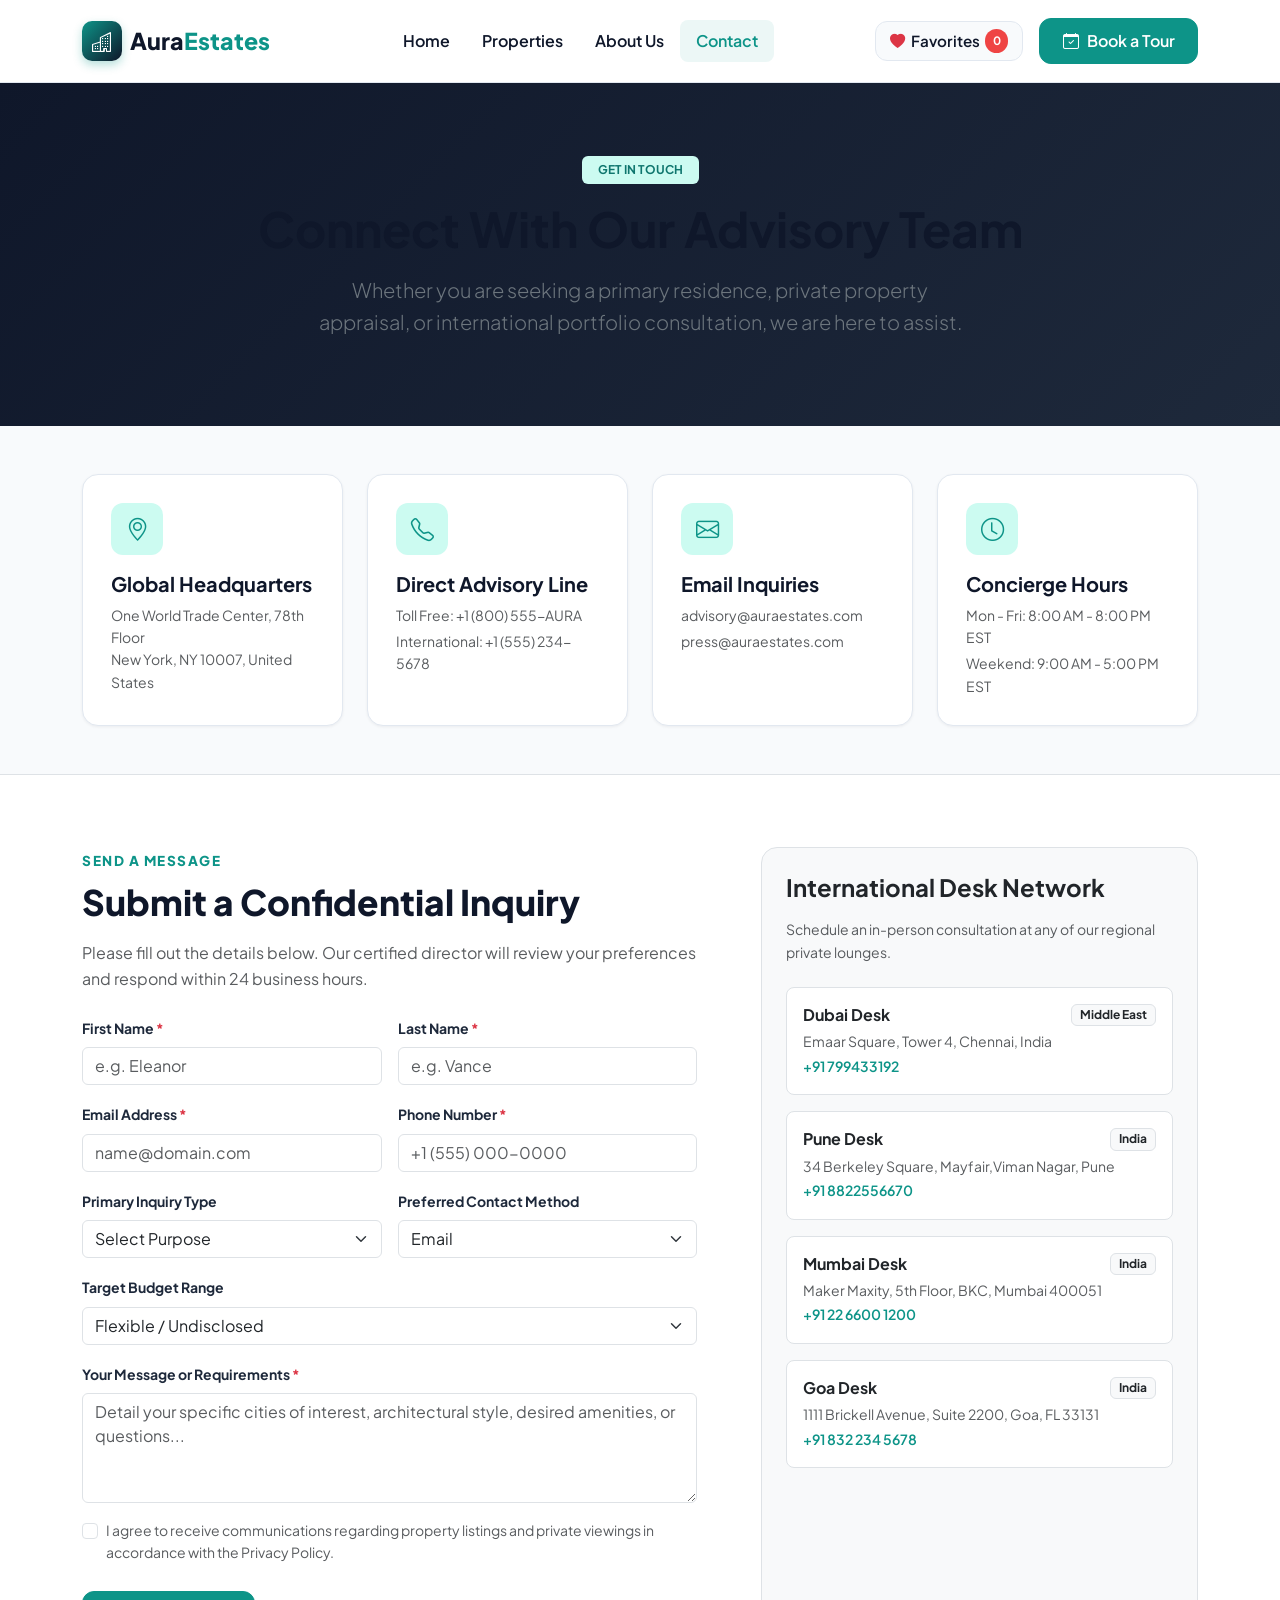
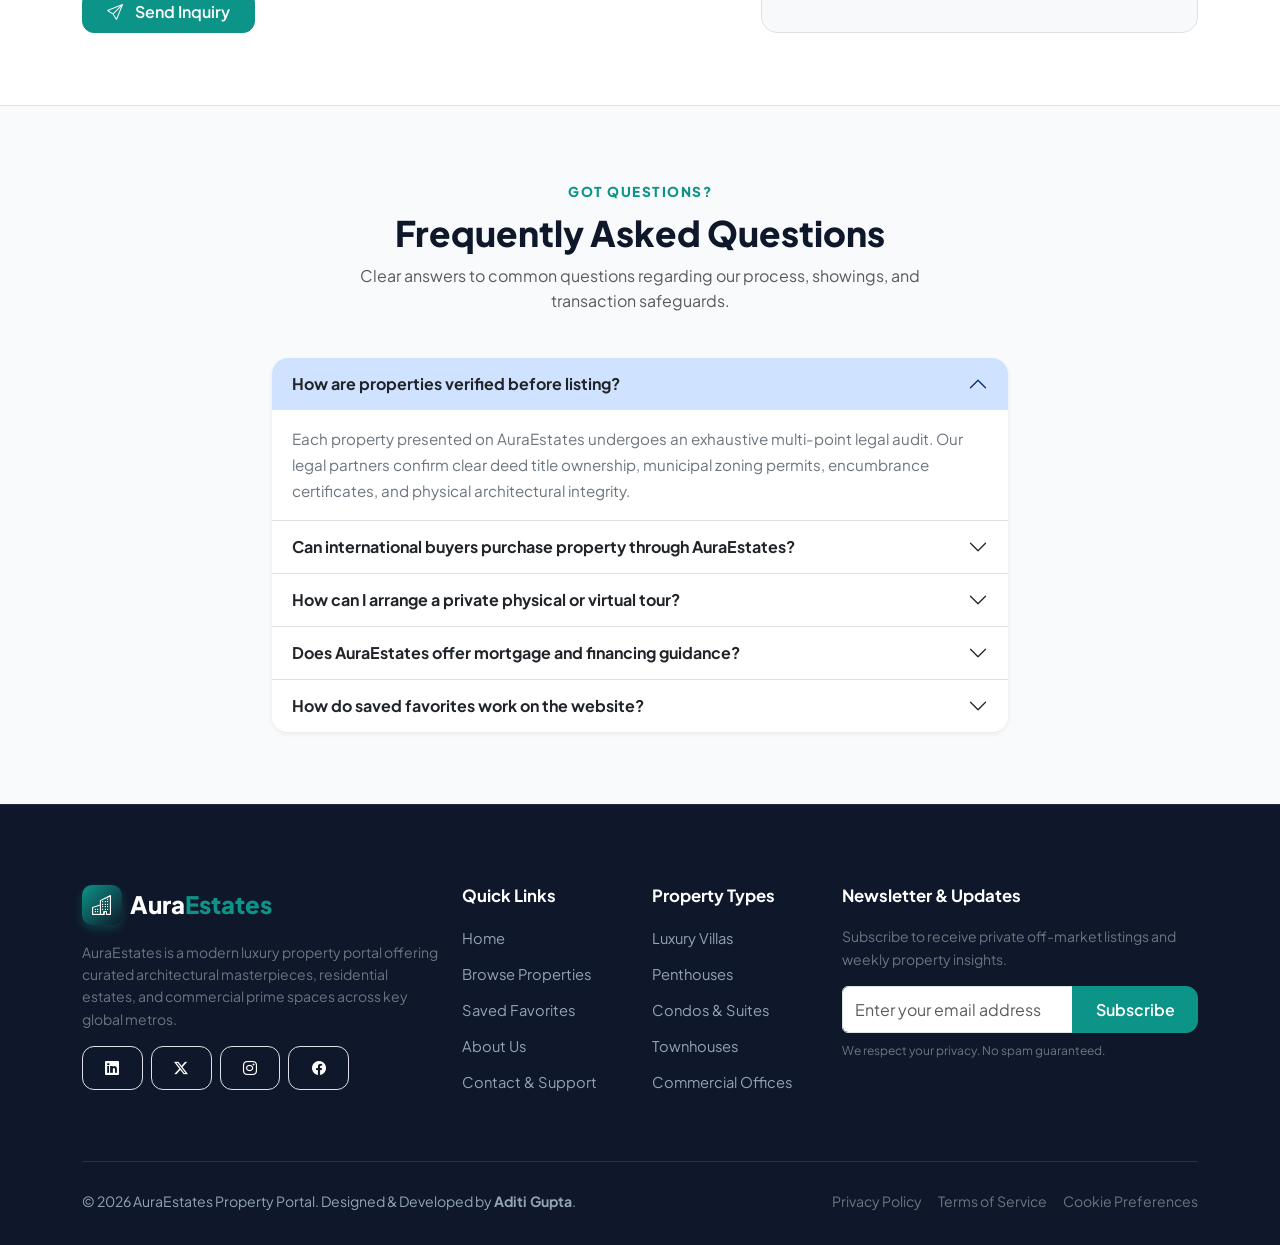
<file: contact.html>
<!DOCTYPE html>
<html lang="en">
<head>
  <meta charset="UTF-8">
  <meta name="viewport" content="width=device-width, initial-scale=1.0">
  <title>Contact & Inquiries | AuraEstates Luxury Portal</title>
  
  <!-- Favicon -->
  <link rel="icon" type="image/svg+xml" href="data:image/svg+xml,<svg xmlns='http://www.w3.org/2000/svg' viewBox='0 0 24 24' fill='%230d9488'><path d='M12 3L2 12h3v8h6v-6h2v6h6v-8h3L12 3z'/></svg>">

  <!-- Bootstrap 5 CSS -->
  <link href="https://cdn.jsdelivr.net/npm/bootstrap@5.3.3/dist/css/bootstrap.min.css" rel="stylesheet">
  <!-- Bootstrap Icons -->
  <link rel="stylesheet" href="https://cdn.jsdelivr.net/npm/bootstrap-icons@1.11.3/font/bootstrap-icons.min.css">
  <!-- Custom CSS -->
  <link rel="stylesheet" href="css/style.css">
</head>
<body>

  <!-- ================= Navigation Bar ================= -->
  <nav class="navbar navbar-expand-lg sticky-top main-navbar py-3">
    <div class="container">
      <a class="navbar-brand" href="index.html">
        <div class="brand-icon-box">
          <i class="bi bi-buildings"></i>
        </div>
        <span>Aura<span class="text-accent">Estates</span></span>
      </a>

      <button class="navbar-toggler border-0 shadow-none" type="button" data-bs-toggle="collapse" data-bs-target="#mainNav" aria-controls="mainNav" aria-expanded="false" aria-label="Toggle navigation">
        <i class="bi bi-list fs-1 text-dark"></i>
      </button>

      <div class="collapse navbar-collapse" id="mainNav">
        <ul class="navbar-nav mx-auto mb-2 mb-lg-0">
          <li class="nav-item">
            <a class="nav-link" href="index.html">Home</a>
          </li>
          <li class="nav-item">
            <a class="nav-link" href="properties.html">Properties</a>
          </li>
          <li class="nav-item">
            <a class="nav-link" href="about.html">About Us</a>
          </li>
          <li class="nav-item">
            <a class="nav-link active" href="contact.html">Contact</a>
          </li>
        </ul>

        <div class="d-flex align-items-center gap-3">
          <a href="favorites.html" class="nav-favorite-btn" title="View Saved Properties">
            <i class="bi bi-heart-fill text-danger"></i>
            <span>Favorites</span>
            <span class="badge-counter favorites-badge-count">0</span>
          </a>
          <a href="contact.html" class="btn btn-primary d-none d-sm-inline-flex">
            <i class="bi bi-calendar-check"></i> Book a Tour
          </a>
        </div>
      </div>
    </div>
  </nav>

  <!-- ================= Page Header ================= -->
  <header class="py-5" style="background: linear-gradient(135deg, #0f172a 0%, #1e293b 100%); color: #ffffff;">
    <div class="container py-4 text-center">
      <span class="badge bg-accent-light px-3 py-2 text-uppercase letter-spacing-1 fw-bold mb-3">Get in Touch</span>
      <h1 class="display-5 fw-bold mb-3">Connect With Our Advisory Team</h1>
      <p class="text-secondary mx-auto lead" style="max-width: 650px;">
        Whether you are seeking a primary residence, private property appraisal, or international portfolio consultation, we are here to assist.
      </p>
    </div>
  </header>

  <!-- ================= Contact Cards Strip ================= -->
  <section class="py-5">
    <div class="container">
      <div class="row g-4">
        <div class="col-md-6 col-lg-3">
          <div class="contact-info-card">
            <div class="contact-info-icon">
              <i class="bi bi-geo-alt"></i>
            </div>
            <h5 class="fw-bold mb-2">Global Headquarters</h5>
            <p class="text-muted small mb-0">
              One World Trade Center, 78th Floor<br>
              New York, NY 10007, United States
            </p>
          </div>
        </div>

        <div class="col-md-6 col-lg-3">
          <div class="contact-info-card">
            <div class="contact-info-icon">
              <i class="bi bi-telephone"></i>
            </div>
            <h5 class="fw-bold mb-2">Direct Advisory Line</h5>
            <p class="text-muted small mb-1">Toll Free: +1 (800) 555-AURA</p>
            <p class="text-muted small mb-0">International: +1 (555) 234-5678</p>
          </div>
        </div>

        <div class="col-md-6 col-lg-3">
          <div class="contact-info-card">
            <div class="contact-info-icon">
              <i class="bi bi-envelope"></i>
            </div>
            <h5 class="fw-bold mb-2">Email Inquiries</h5>
            <p class="text-muted small mb-1">advisory@auraestates.com</p>
            <p class="text-muted small mb-0">press@auraestates.com</p>
          </div>
        </div>

        <div class="col-md-6 col-lg-3">
          <div class="contact-info-card">
            <div class="contact-info-icon">
              <i class="bi bi-clock"></i>
            </div>
            <h5 class="fw-bold mb-2">Concierge Hours</h5>
            <p class="text-muted small mb-1">Mon - Fri: 8:00 AM - 8:00 PM EST</p>
            <p class="text-muted small mb-0">Weekend: 9:00 AM - 5:00 PM EST</p>
          </div>
        </div>
      </div>
    </div>
  </section>

  <!-- ================= Contact Form & Office Locations ================= -->
  <section class="py-5 bg-white border-top border-bottom">
    <div class="container py-4">
      <div class="row g-5">

        <!-- Form Column -->
        <div class="col-lg-7">
          <div class="pe-lg-3">
            <span class="section-subtitle">Send a Message</span>
            <h2 class="section-title mb-3">Submit a Confidential Inquiry</h2>
            <p class="text-muted mb-4">
              Please fill out the details below. Our certified director will review your preferences and respond within 24 business hours.
            </p>

            <form class="needs-validation" data-form-type="contact" novalidate>
              <div class="row g-3">
                <div class="col-md-6">
                  <label class="form-label small fw-bold">First Name <span class="text-danger">*</span></label>
                  <input type="text" class="form-control" placeholder="e.g. Eleanor" required>
                  <div class="invalid-feedback">Please enter your first name.</div>
                </div>

                <div class="col-md-6">
                  <label class="form-label small fw-bold">Last Name <span class="text-danger">*</span></label>
                  <input type="text" class="form-control" placeholder="e.g. Vance" required>
                  <div class="invalid-feedback">Please enter your last name.</div>
                </div>

                <div class="col-md-6">
                  <label class="form-label small fw-bold">Email Address <span class="text-danger">*</span></label>
                  <input type="email" class="form-control" placeholder="name@domain.com" required>
                  <div class="invalid-feedback">A valid email address is required.</div>
                </div>

                <div class="col-md-6">
                  <label class="form-label small fw-bold">Phone Number <span class="text-danger">*</span></label>
                  <input type="tel" class="form-control" placeholder="+1 (555) 000-0000" required>
                  <div class="invalid-feedback">Please provide your contact number.</div>
                </div>

                <div class="col-md-6">
                  <label class="form-label small fw-bold">Primary Inquiry Type</label>
                  <select class="form-select" required>
                    <option value="">Select Purpose</option>
                    <option value="buy">Buying a Luxury Property</option>
                    <option value="rent">Renting an Executive Residence</option>
                    <option value="sell">Listing / Selling a Property</option>
                    <option value="commercial">Commercial Space Advisory</option>
                    <option value="general">General Partnership / Press</option>
                  </select>
                  <div class="invalid-feedback">Please select an inquiry type.</div>
                </div>

                <div class="col-md-6">
                  <label class="form-label small fw-bold">Preferred Contact Method</label>
                  <select class="form-select">
                    <option value="email">Email</option>
                    <option value="phone">Phone Call</option>
                    <option value="whatsapp">WhatsApp</option>
                  </select>
                </div>

                <div class="col-12">
                  <label class="form-label small fw-bold">Target Budget Range</label>
                  <select class="form-select">
                    <option value="any">Flexible / Undisclosed</option>
                    <option value="1m-2.5m">Rs.1,000,000 - Rs.2,500,000</option>
                    <option value="2.5m-5m">Rs.2,500,000 - Rs.5,000,000</option>
                    <option value="5m+">Rs.5,000,000 and above</option>
                    <option value="rental">Monthly Rental (Rs.5,000 - Rs.25,000/mo)</option>
                  </select>
                </div>

                <div class="col-12">
                  <label class="form-label small fw-bold">Your Message or Requirements <span class="text-danger">*</span></label>
                  <textarea class="form-control" rows="4" placeholder="Detail your specific cities of interest, architectural style, desired amenities, or questions..." required></textarea>
                  <div class="invalid-feedback">Please describe your message or requirements.</div>
                </div>

                <div class="col-12">
                  <div class="form-check">
                    <input class="form-check-input" type="checkbox" id="consentCheck" required>
                    <label class="form-check-label small text-muted" for="consentCheck">
                      I agree to receive communications regarding property listings and private viewings in accordance with the Privacy Policy.
                    </label>
                    <div class="invalid-feedback">You must consent before submitting.</div>
                  </div>
                </div>

                <div class="col-12 pt-2">
                  <button type="submit" class="btn btn-primary px-4 py-2">
                    <i class="bi bi-send me-1"></i> Send Inquiry
                  </button>
                </div>
              </div>
            </form>
          </div>
        </div>

        <!-- Regional Offices Column -->
        <div class="col-lg-5">
          <div class="p-4 bg-light rounded-4 border h-100">
            <h4 class="fw-bold mb-3 text-dark">International Desk Network</h4>
            <p class="text-muted small mb-4">
              Schedule an in-person consultation at any of our regional private lounges.
            </p>

            <div class="d-flex flex-column gap-3">
              <div class="p-3 bg-white rounded-3 border">
                <div class="d-flex justify-content-between align-items-center mb-1">
                  <h6 class="fw-bold mb-0 text-dark">Dubai Desk</h6>
                  <span class="badge bg-light text-dark border">Middle East</span>
                </div>
                <p class="text-muted small mb-0">Emaar Square, Tower 4, Chennai, India</p>
                <small class="text-accent fw-semibold">+91 799433192</small>
              </div>

              <div class="p-3 bg-white rounded-3 border">
                <div class="d-flex justify-content-between align-items-center mb-1">
                  <h6 class="fw-bold mb-0 text-dark">Pune Desk</h6>
                  <span class="badge bg-light text-dark border">India</span>
                </div>
                <p class="text-muted small mb-0">34 Berkeley Square, Mayfair,Viman Nagar, Pune</p>
                <small class="text-accent fw-semibold">+91 8822556670</small>
              </div>

              <div class="p-3 bg-white rounded-3 border">
                <div class="d-flex justify-content-between align-items-center mb-1">
                  <h6 class="fw-bold mb-0 text-dark">Mumbai Desk</h6>
                  <span class="badge bg-light text-dark border">India</span>
                </div>
                <p class="text-muted small mb-0">Maker Maxity, 5th Floor, BKC, Mumbai 400051</p>
                <small class="text-accent fw-semibold">+91 22 6600 1200</small>
              </div>

              <div class="p-3 bg-white rounded-3 border">
                <div class="d-flex justify-content-between align-items-center mb-1">
                  <h6 class="fw-bold mb-0 text-dark">Goa Desk</h6>
                  <span class="badge bg-light text-dark border">India</span>
                </div>
                <p class="text-muted small mb-0">1111 Brickell Avenue, Suite 2200, Goa, FL 33131</p>
                <small class="text-accent fw-semibold">+91 832 234 5678</small>
              </div>
            </div>
          </div>
        </div>

      </div>
    </div>
  </section>

  <!-- ================= Frequently Asked Questions ================= -->
  <section class="py-5">
    <div class="container py-4">
      <div class="text-center section-header">
        <span class="section-subtitle">Got Questions?</span>
        <h2 class="section-title">Frequently Asked Questions</h2>
        <p class="text-muted mx-auto" style="max-width: 600px;">
          Clear answers to common questions regarding our process, showings, and transaction safeguards.
        </p>
      </div>

      <div class="row justify-content-center">
        <div class="col-lg-8">
          <div class="accordion shadow-sm rounded-4 overflow-hidden" id="faqAccordion">

            <div class="accordion-item border-0 border-bottom">
              <h2 class="accordion-header" id="faqOne">
                <button class="accordion-button fw-bold text-dark" type="button" data-bs-toggle="collapse" data-bs-target="#collapseOne" aria-expanded="true" aria-controls="collapseOne">
                  How are properties verified before listing?
                </button>
              </h2>
              <div id="collapseOne" class="accordion-collapse collapse show" aria-labelledby="faqOne" data-bs-parent="#faqAccordion">
                <div class="accordion-body text-secondary" style="font-size: 0.95rem; line-height: 1.7;">
                  Each property presented on AuraEstates undergoes an exhaustive multi-point legal audit. Our legal partners confirm clear deed title ownership, municipal zoning permits, encumbrance certificates, and physical architectural integrity.
                </div>
              </div>
            </div>

            <div class="accordion-item border-0 border-bottom">
              <h2 class="accordion-header" id="faqTwo">
                <button class="accordion-button collapsed fw-bold text-dark" type="button" data-bs-toggle="collapse" data-bs-target="#collapseTwo" aria-expanded="false" aria-controls="collapseTwo">
                  Can international buyers purchase property through AuraEstates?
                </button>
              </h2>
              <div id="collapseTwo" class="accordion-collapse collapse" aria-labelledby="faqTwo" data-bs-parent="#faqAccordion">
                <div class="accordion-body text-secondary" style="font-size: 0.95rem; line-height: 1.7;">
                  Yes. Over 40% of our transactions involve international clients. We coordinate with specialist cross-border legal counsels and tax authorities in jurisdictions such as the UAE (Golden Visa eligibility), the UK, and the US to make transactions seamless.
                </div>
              </div>
            </div>

            <div class="accordion-item border-0 border-bottom">
              <h2 class="accordion-header" id="faqThree">
                <button class="accordion-button collapsed fw-bold text-dark" type="button" data-bs-toggle="collapse" data-bs-target="#collapseThree" aria-expanded="false" aria-controls="collapseThree">
                  How can I arrange a private physical or virtual tour?
                </button>
              </h2>
              <div id="collapseThree" class="accordion-collapse collapse" aria-labelledby="faqThree" data-bs-parent="#faqAccordion">
                <div class="accordion-body text-secondary" style="font-size: 0.95rem; line-height: 1.7;">
                  You can click "Book a Tour" on any property details page, submit your preferred date, and our listing director will confirm the showing. For international buyers, we provide 4K live interactive video walkthroughs.
                </div>
              </div>
            </div>

            <div class="accordion-item border-0 border-bottom">
              <h2 class="accordion-header" id="faqFour">
                <button class="accordion-button collapsed fw-bold text-dark" type="button" data-bs-toggle="collapse" data-bs-target="#collapseFour" aria-expanded="false" aria-controls="collapseFour">
                  Does AuraEstates offer mortgage and financing guidance?
                </button>
              </h2>
              <div id="collapseFour" class="accordion-collapse collapse" aria-labelledby="faqFour" data-bs-parent="#faqAccordion">
                <div class="accordion-body text-secondary" style="font-size: 0.95rem; line-height: 1.7;">
                  Yes. Each listing includes an interactive mortgage calculator. Furthermore, our private banking affiliates offer bespoke private mortgage rates, jumbo loans, and structured cross-border financing.
                </div>
              </div>
            </div>

            <div class="accordion-item border-0">
              <h2 class="accordion-header" id="faqFive">
                <button class="accordion-button collapsed fw-bold text-dark" type="button" data-bs-toggle="collapse" data-bs-target="#collapseFive" aria-expanded="false" aria-controls="collapseFive">
                  How do saved favorites work on the website?
                </button>
              </h2>
              <div id="collapseFive" class="accordion-collapse collapse" aria-labelledby="faqFive" data-bs-parent="#faqAccordion">
                <div class="accordion-body text-secondary" style="font-size: 0.95rem; line-height: 1.7;">
                  Clicking the heart icon on any property saves it instantly into your browser's local storage. You can visit the Favorites page anytime to review, compare, or remove saved properties without creating an account.
                </div>
              </div>
            </div>

          </div>
        </div>
      </div>
    </div>
  </section>

  <!-- ================= Main Footer ================= -->
  <footer class="main-footer">
    <div class="container">
      <div class="row g-4">
        <div class="col-lg-4 col-md-6">
          <div class="footer-brand">
            <div class="brand-icon-box">
              <i class="bi bi-buildings"></i>
            </div>
            <span>Aura<span class="text-accent">Estates</span></span>
          </div>
          <p class="text-secondary small mb-3">
            AuraEstates is a modern luxury property portal offering curated architectural masterpieces, residential estates, and commercial prime spaces across key global metros.
          </p>
          <div class="d-flex gap-2">
            <a href="#" class="btn btn-sm btn-dark-navy border"><i class="bi bi-linkedin"></i></a>
            <a href="#" class="btn btn-sm btn-dark-navy border"><i class="bi bi-twitter-x"></i></a>
            <a href="#" class="btn btn-sm btn-dark-navy border"><i class="bi bi-instagram"></i></a>
            <a href="#" class="btn btn-sm btn-dark-navy border"><i class="bi bi-facebook"></i></a>
          </div>
        </div>

        <div class="col-lg-2 col-md-6 col-6">
          <h5 class="footer-title">Quick Links</h5>
          <ul class="footer-links">
            <li><a href="index.html">Home</a></li>
            <li><a href="properties.html">Browse Properties</a></li>
            <li><a href="favorites.html">Saved Favorites</a></li>
            <li><a href="about.html">About Us</a></li>
            <li><a href="contact.html">Contact & Support</a></li>
          </ul>
        </div>

        <div class="col-lg-2 col-md-6 col-6">
          <h5 class="footer-title">Property Types</h5>
          <ul class="footer-links">
            <li><a href="properties.html?type=Villa">Luxury Villas</a></li>
            <li><a href="properties.html?type=Penthouse">Penthouses</a></li>
            <li><a href="properties.html?type=Apartment">Condos & Suites</a></li>
            <li><a href="properties.html?type=Townhouse">Townhouses</a></li>
            <li><a href="properties.html?type=Commercial">Commercial Offices</a></li>
          </ul>
        </div>

        <div class="col-lg-4 col-md-6">
          <h5 class="footer-title">Newsletter & Updates</h5>
          <p class="text-secondary small mb-3">
            Subscribe to receive private off-market listings and weekly property insights.
          </p>
          <form class="needs-validation" data-form-type="newsletter" novalidate>
            <div class="input-group mb-2">
              <input type="email" class="form-control" placeholder="Enter your email address" required>
              <button class="btn btn-primary" type="submit">Subscribe</button>
            </div>
            <div class="form-text text-secondary" style="font-size: 0.75rem;">
              We respect your privacy. No spam guaranteed.
            </div>
          </form>
        </div>
      </div>

      <div class="footer-bottom d-flex flex-column flex-md-row justify-content-between align-items-center gap-2">
        <div>
          &copy; 2026 AuraEstates Property Portal. Designed & Developed by <strong>Aditi Gupta</strong>.
        </div>
        <div class="d-flex gap-3">
          <a href="#" class="text-secondary">Privacy Policy</a>
          <a href="#" class="text-secondary">Terms of Service</a>
          <a href="#" class="text-secondary">Cookie Preferences</a>
        </div>
      </div>
    </div>
  </footer>

  <!-- Bootstrap 5 JS Bundle -->
  <script src="https://cdn.jsdelivr.net/npm/bootstrap@5.3.3/dist/js/bootstrap.bundle.min.js"></script>
  <!-- Data & App Scripts -->
  <script src="js/data.js"></script>
  <script src="js/script.js"></script>
</body>
</html>
</file>
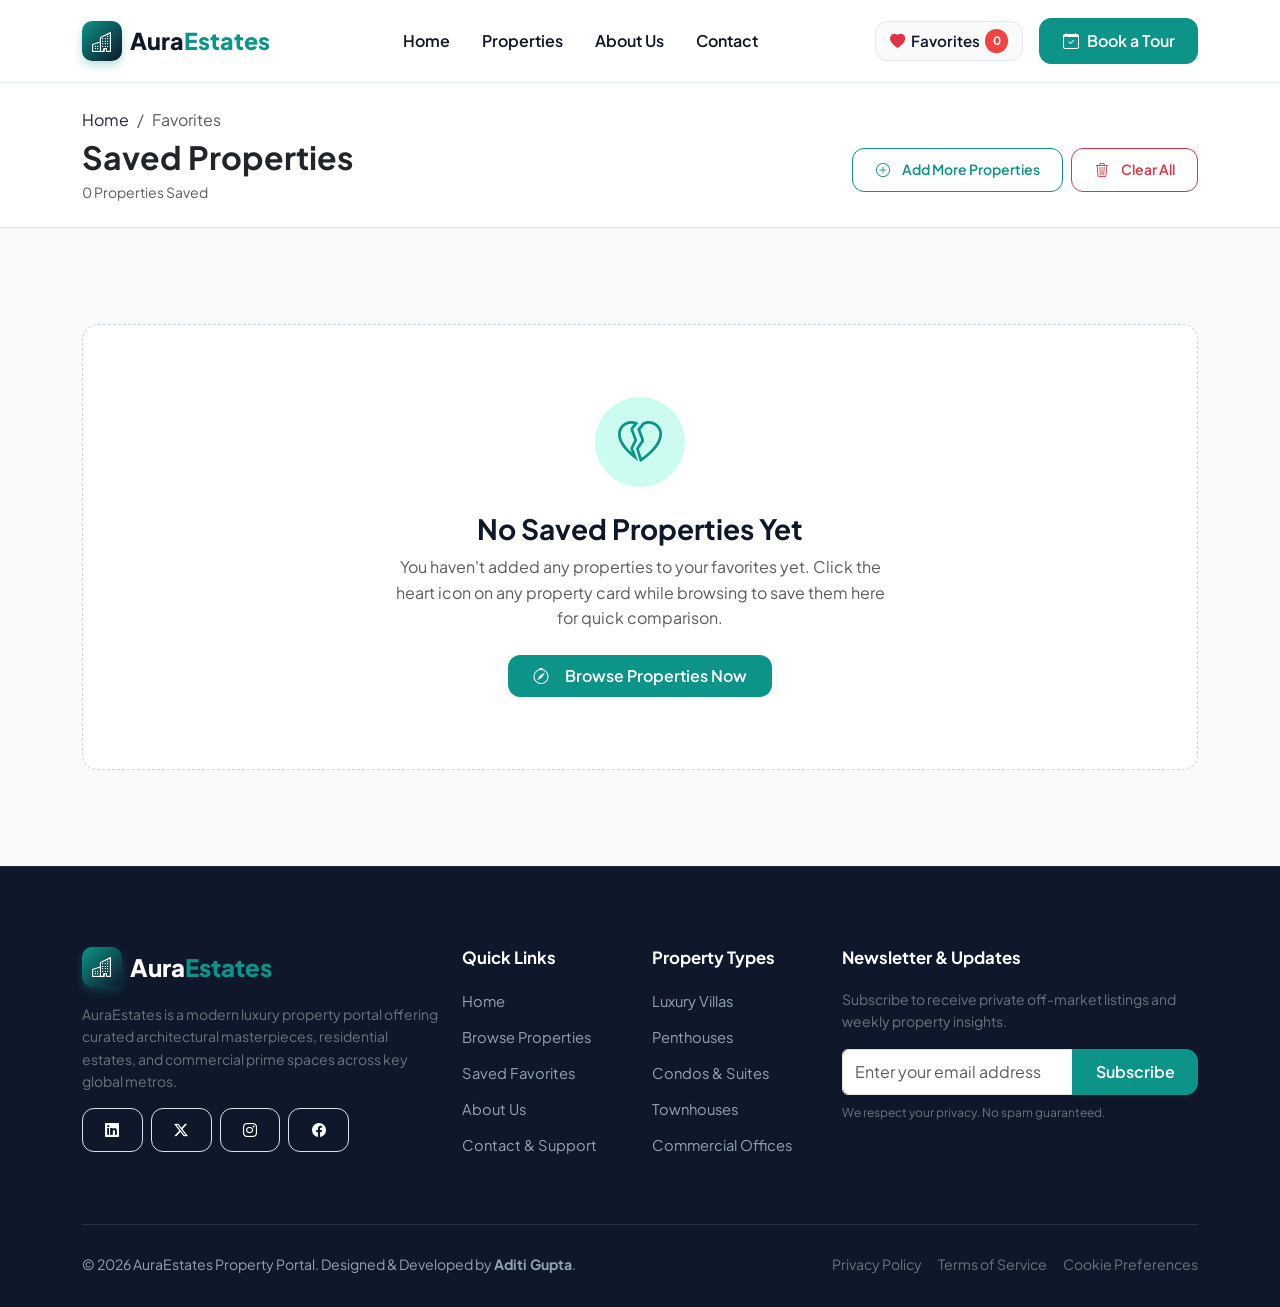
<file: favorites.html>
<!DOCTYPE html>
<html lang="en">
<head>
  <meta charset="UTF-8">
  <meta name="viewport" content="width=device-width, initial-scale=1.0">
  <title>Saved Favorites | AuraEstates Luxury Portal</title>
  
  <!-- Favicon -->
  <link rel="icon" type="image/svg+xml" href="data:image/svg+xml,<svg xmlns='http://www.w3.org/2000/svg' viewBox='0 0 24 24' fill='%230d9488'><path d='M12 3L2 12h3v8h6v-6h2v6h6v-8h3L12 3z'/></svg>">

  <!-- Bootstrap 5 CSS -->
  <link href="https://cdn.jsdelivr.net/npm/bootstrap@5.3.3/dist/css/bootstrap.min.css" rel="stylesheet">
  <!-- Bootstrap Icons -->
  <link rel="stylesheet" href="https://cdn.jsdelivr.net/npm/bootstrap-icons@1.11.3/font/bootstrap-icons.min.css">
  <!-- Custom CSS -->
  <link rel="stylesheet" href="css/style.css">
</head>
<body>

  <!-- ================= Navigation Bar ================= -->
  <nav class="navbar navbar-expand-lg sticky-top main-navbar py-3">
    <div class="container">
      <a class="navbar-brand" href="index.html">
        <div class="brand-icon-box">
          <i class="bi bi-buildings"></i>
        </div>
        <span>Aura<span class="text-accent">Estates</span></span>
      </a>

      <button class="navbar-toggler border-0 shadow-none" type="button" data-bs-toggle="collapse" data-bs-target="#mainNav" aria-controls="mainNav" aria-expanded="false" aria-label="Toggle navigation">
        <i class="bi bi-list fs-1 text-dark"></i>
      </button>

      <div class="collapse navbar-collapse" id="mainNav">
        <ul class="navbar-nav mx-auto mb-2 mb-lg-0">
          <li class="nav-item">
            <a class="nav-link" href="index.html">Home</a>
          </li>
          <li class="nav-item">
            <a class="nav-link" href="properties.html">Properties</a>
          </li>
          <li class="nav-item">
            <a class="nav-link" href="about.html">About Us</a>
          </li>
          <li class="nav-item">
            <a class="nav-link" href="contact.html">Contact</a>
          </li>
        </ul>

        <div class="d-flex align-items-center gap-3">
          <a href="favorites.html" class="nav-favorite-btn active" title="View Saved Properties">
            <i class="bi bi-heart-fill text-danger"></i>
            <span>Favorites</span>
            <span class="badge-counter favorites-badge-count">0</span>
          </a>
          <a href="contact.html" class="btn btn-primary d-none d-sm-inline-flex">
            <i class="bi bi-calendar-check"></i> Book a Tour
          </a>
        </div>
      </div>
    </div>
  </nav>

  <!-- ================= Page Header ================= -->
  <div class="py-4 bg-white border-bottom">
    <div class="container">
      <nav aria-label="breadcrumb">
        <ol class="breadcrumb mb-1 small">
          <li class="breadcrumb-item"><a href="index.html">Home</a></li>
          <li class="breadcrumb-item active" aria-current="page">Favorites</li>
        </ol>
      </nav>
      <div class="d-flex flex-column flex-md-row justify-content-between align-items-md-center">
        <div>
          <h2 class="fw-bold text-dark mb-1">Saved Properties</h2>
          <p class="text-muted small mb-0" id="favCountHeader">0 Properties Saved</p>
        </div>
        <div class="d-flex gap-2 mt-3 mt-md-0">
          <a href="properties.html" class="btn btn-outline-primary btn-sm">
            <i class="bi bi-plus-circle me-1"></i> Add More Properties
          </a>
          <button type="button" class="btn btn-outline-danger btn-sm" onclick="clearAllFavorites()">
            <i class="bi bi-trash3 me-1"></i> Clear All
          </button>
        </div>
      </div>
    </div>
  </div>

  <!-- ================= Favorites Grid Section ================= -->
  <main class="py-5">
    <div class="container">
      <div class="row" id="favoritesGrid">
        <!-- Dynamically rendered by renderFavoritesPage in script.js -->
      </div>
    </div>
  </main>

  <!-- ================= Main Footer ================= -->
  <footer class="main-footer">
    <div class="container">
      <div class="row g-4">
        <div class="col-lg-4 col-md-6">
          <div class="footer-brand">
            <div class="brand-icon-box">
              <i class="bi bi-buildings"></i>
            </div>
            <span>Aura<span class="text-accent">Estates</span></span>
          </div>
          <p class="text-secondary small mb-3">
            AuraEstates is a modern luxury property portal offering curated architectural masterpieces, residential estates, and commercial prime spaces across key global metros.
          </p>
          <div class="d-flex gap-2">
            <a href="#" class="btn btn-sm btn-dark-navy border"><i class="bi bi-linkedin"></i></a>
            <a href="#" class="btn btn-sm btn-dark-navy border"><i class="bi bi-twitter-x"></i></a>
            <a href="#" class="btn btn-sm btn-dark-navy border"><i class="bi bi-instagram"></i></a>
            <a href="#" class="btn btn-sm btn-dark-navy border"><i class="bi bi-facebook"></i></a>
          </div>
        </div>

        <div class="col-lg-2 col-md-6 col-6">
          <h5 class="footer-title">Quick Links</h5>
          <ul class="footer-links">
            <li><a href="index.html">Home</a></li>
            <li><a href="properties.html">Browse Properties</a></li>
            <li><a href="favorites.html">Saved Favorites</a></li>
            <li><a href="about.html">About Us</a></li>
            <li><a href="contact.html">Contact & Support</a></li>
          </ul>
        </div>

        <div class="col-lg-2 col-md-6 col-6">
          <h5 class="footer-title">Property Types</h5>
          <ul class="footer-links">
            <li><a href="properties.html?type=Villa">Luxury Villas</a></li>
            <li><a href="properties.html?type=Penthouse">Penthouses</a></li>
            <li><a href="properties.html?type=Apartment">Condos & Suites</a></li>
            <li><a href="properties.html?type=Townhouse">Townhouses</a></li>
            <li><a href="properties.html?type=Commercial">Commercial Offices</a></li>
          </ul>
        </div>

        <div class="col-lg-4 col-md-6">
          <h5 class="footer-title">Newsletter & Updates</h5>
          <p class="text-secondary small mb-3">
            Subscribe to receive private off-market listings and weekly property insights.
          </p>
          <form class="needs-validation" data-form-type="newsletter" novalidate>
            <div class="input-group mb-2">
              <input type="email" class="form-control" placeholder="Enter your email address" required>
              <button class="btn btn-primary" type="submit">Subscribe</button>
            </div>
            <div class="form-text text-secondary" style="font-size: 0.75rem;">
              We respect your privacy. No spam guaranteed.
            </div>
          </form>
        </div>
      </div>

      <div class="footer-bottom d-flex flex-column flex-md-row justify-content-between align-items-center gap-2">
        <div>
          &copy; 2026 AuraEstates Property Portal. Designed & Developed by <strong>Aditi Gupta</strong>.
        </div>
        <div class="d-flex gap-3">
          <a href="#" class="text-secondary">Privacy Policy</a>
          <a href="#" class="text-secondary">Terms of Service</a>
          <a href="#" class="text-secondary">Cookie Preferences</a>
        </div>
      </div>
    </div>
  </footer>

  <!-- Bootstrap 5 JS Bundle -->
  <script src="https://cdn.jsdelivr.net/npm/bootstrap@5.3.3/dist/js/bootstrap.bundle.min.js"></script>
  <!-- Data & App Scripts -->
  <script src="js/data.js"></script>
  <script src="js/script.js"></script>
</body>
</html>
</file>
<file: css/style.css>
/*
  Real Estate Property Portal - Custom Styles
  Author: Aditi Gupta
  Theme: Modern Luxury Real Estate (Navy, Slate & Teal Accents)
*/

@import url('https://fonts.googleapis.com/css2?family=Plus+Jakarta+Sans:ital,wght@0,300;0,400;0,500;0,600;0,700;0,800;1,400&display=swap');

:root {
  --primary-color: #0f172a;       /* Deep slate/navy */
  --primary-light: #1e293b;
  --accent-color: #0d9488;        /* Luxury teal */
  --accent-hover: #0f766e;
  --accent-light: #ccfbf1;
  --gold-accent: #d97706;         /* Refined gold/amber */
  --gold-light: #fef3c7;
  --bg-light: #f8fafc;
  --bg-card: #ffffff;
  --text-main: #1e293b;
  --text-muted: #64748b;
  --text-subtle: #94a3b8;
  --border-color: #e2e8f0;
  --border-hover: #cbd5e1;
  --shadow-sm: 0 1px 3px rgba(15, 23, 42, 0.06);
  --shadow-md: 0 4px 20px -2px rgba(15, 23, 42, 0.08);
  --shadow-lg: 0 12px 30px -4px rgba(15, 23, 42, 0.12);
  --shadow-hover: 0 20px 35px -5px rgba(15, 23, 42, 0.15);
  --radius-sm: 8px;
  --radius-md: 12px;
  --radius-lg: 16px;
  --radius-full: 9999px;
  --transition-base: all 0.25s cubic-bezier(0.4, 0, 0.2, 1);
}

* {
  box-sizing: border-box;
  margin: 0;
  padding: 0;
}

body {
  font-family: 'Plus Jakarta Sans', -apple-system, BlinkMacSystemFont, "Segoe UI", Roboto, sans-serif;
  color: var(--text-main);
  background-color: var(--bg-light);
  line-height: 1.6;
  -webkit-font-smoothing: antialiased;
}

a {
  text-decoration: none;
  color: inherit;
  transition: var(--transition-base);
}

img {
  max-width: 100%;
  height: auto;
}

/* ============================================================
   Typography & Utility Badges
   ============================================================ */
h1, h2, h3, h4, h5, h6 {
  font-weight: 700;
  color: var(--primary-color);
  line-height: 1.25;
}

.text-accent {
  color: var(--accent-color) !important;
}

.bg-accent {
  background-color: var(--accent-color) !important;
}

.bg-accent-light {
  background-color: var(--accent-light) !important;
  color: var(--accent-hover) !important;
}

.badge-sale {
  background-color: #0284c7;
  color: #ffffff;
}

.badge-rent {
  background-color: #059669;
  color: #ffffff;
}

.badge-type {
  background: rgba(15, 23, 42, 0.85);
  color: #ffffff;
  backdrop-filter: blur(4px);
}

.badge-featured {
  background: linear-gradient(135deg, #d97706, #b45309);
  color: #ffffff;
  font-weight: 600;
}

/* ============================================================
   Buttons
   ============================================================ */
.btn {
  font-weight: 600;
  padding: 0.65rem 1.4rem;
  border-radius: var(--radius-md);
  transition: var(--transition-base);
  display: inline-flex;
  align-items: center;
  justify-content: center;
  gap: 0.5rem;
}

.btn-primary {
  background-color: var(--accent-color);
  border-color: var(--accent-color);
  color: #ffffff;
}

.btn-primary:hover,
.btn-primary:focus {
  background-color: var(--accent-hover);
  border-color: var(--accent-hover);
  color: #ffffff;
  transform: translateY(-2px);
  box-shadow: 0 8px 20px rgba(13, 148, 136, 0.35);
}

.btn-outline-primary {
  color: var(--accent-color);
  border-color: var(--accent-color);
  background: transparent;
}

.btn-outline-primary:hover {
  background-color: var(--accent-color);
  border-color: var(--accent-color);
  color: #ffffff;
  transform: translateY(-2px);
  box-shadow: 0 8px 20px rgba(13, 148, 136, 0.25);
}

.btn-dark-navy {
  background-color: var(--primary-color);
  border-color: var(--primary-color);
  color: #ffffff;
}

.btn-dark-navy:hover {
  background-color: var(--primary-light);
  border-color: var(--primary-light);
  color: #ffffff;
  transform: translateY(-2px);
  box-shadow: 0 8px 20px rgba(15, 23, 42, 0.25);
}

/* ============================================================
   Navbar
   ============================================================ */
.main-navbar {
  background: rgba(255, 255, 255, 0.96);
  backdrop-filter: blur(12px);
  border-bottom: 1px solid var(--border-color);
  transition: var(--transition-base);
  z-index: 1030;
}

.navbar-brand {
  font-size: 1.45rem;
  font-weight: 800;
  color: var(--primary-color);
  display: flex;
  align-items: center;
  gap: 0.5rem;
}

.brand-icon-box {
  width: 40px;
  height: 40px;
  border-radius: 10px;
  background: linear-gradient(135deg, var(--accent-color), var(--primary-color));
  color: #fff;
  display: flex;
  align-items: center;
  justify-content: center;
  font-size: 1.25rem;
  box-shadow: 0 4px 10px rgba(13, 148, 136, 0.3);
}

.navbar-nav .nav-link {
  font-weight: 600;
  color: var(--primary-color);
  padding: 0.5rem 1rem !important;
  border-radius: var(--radius-sm);
  transition: var(--transition-base);
}

.navbar-nav .nav-link:hover,
.navbar-nav .nav-link.active {
  color: var(--accent-color);
  background-color: rgba(13, 148, 136, 0.08);
}

.nav-favorite-btn {
  position: relative;
  display: inline-flex;
  align-items: center;
  gap: 0.35rem;
  padding: 0.45rem 0.9rem;
  border-radius: var(--radius-md);
  background: var(--bg-light);
  border: 1px solid var(--border-color);
  color: var(--primary-color);
  font-weight: 600;
  font-size: 0.95rem;
}

.nav-favorite-btn:hover {
  background: #ffffff;
  border-color: var(--accent-color);
  color: var(--accent-color);
}

.nav-favorite-btn .badge-counter {
  background-color: #ef4444;
  color: #ffffff;
  font-size: 0.72rem;
  font-weight: 700;
  padding: 0.15rem 0.45rem;
  border-radius: var(--radius-full);
}

/* ============================================================
   Hero Section
   ============================================================ */
.hero-section {
  position: relative;
  min-height: 620px;
  background: linear-gradient(180deg, rgba(15, 23, 42, 0.75) 0%, rgba(15, 23, 42, 0.85) 100%),
              url('https://images.unsplash.com/photo-1600596542815-ffad4c1539a9?auto=format&fit=crop&w=2000&q=80') center/cover no-repeat;
  color: #ffffff;
  display: flex;
  align-items: center;
  padding: 6rem 0 7rem;
}

.hero-tagline {
  font-size: 0.95rem;
  font-weight: 700;
  text-transform: uppercase;
  letter-spacing: 2px;
  color: #5eead4;
  margin-bottom: 0.75rem;
}

.hero-title {
  font-size: 3.25rem;
  font-weight: 800;
  color: #ffffff;
  line-height: 1.15;
  margin-bottom: 1.25rem;
}

.hero-subtitle {
  font-size: 1.15rem;
  color: #cbd5e1;
  max-width: 650px;
  margin-bottom: 2.5rem;
}

/* Hero Quick Search Box */
.hero-search-card {
  background: #ffffff;
  border-radius: var(--radius-lg);
  padding: 1.75rem;
  box-shadow: var(--shadow-lg);
  border: 1px solid rgba(255, 255, 255, 0.2);
}

.search-tabs {
  display: flex;
  gap: 0.5rem;
  margin-bottom: 1.25rem;
}

.search-tab-btn {
  background: transparent;
  border: none;
  font-weight: 700;
  font-size: 0.95rem;
  color: var(--text-muted);
  padding: 0.4rem 1.2rem;
  border-radius: var(--radius-full);
  cursor: pointer;
  transition: var(--transition-base);
}

.search-tab-btn.active {
  background: var(--accent-color);
  color: #ffffff;
}

.search-input-group {
  position: relative;
}

.search-input-group i {
  position: absolute;
  left: 1rem;
  top: 50%;
  transform: translateY(-50%);
  color: var(--accent-color);
  font-size: 1.1rem;
}

.search-input-group .form-control,
.search-input-group .form-select {
  padding-left: 2.75rem;
  height: 52px;
  border-radius: var(--radius-md);
  border: 1px solid var(--border-color);
  font-size: 0.95rem;
  font-weight: 500;
}

.search-input-group .form-control:focus,
.search-input-group .form-select:focus {
  border-color: var(--accent-color);
  box-shadow: 0 0 0 4px rgba(13, 148, 136, 0.15);
}

/* ============================================================
   Stats Counter Strip
   ============================================================ */
.stats-strip {
  margin-top: -3.5rem;
  position: relative;
  z-index: 20;
}

.stats-card {
  background: #ffffff;
  border-radius: var(--radius-lg);
  padding: 1.75rem 1.5rem;
  box-shadow: var(--shadow-md);
  border: 1px solid var(--border-color);
  text-align: center;
  transition: var(--transition-base);
}

.stats-card:hover {
  transform: translateY(-4px);
  box-shadow: var(--shadow-lg);
  border-color: var(--accent-color);
}

.stats-number {
  font-size: 2.25rem;
  font-weight: 800;
  color: var(--primary-color);
  line-height: 1;
  margin-bottom: 0.35rem;
}

.stats-label {
  font-size: 0.9rem;
  font-weight: 600;
  color: var(--text-muted);
}

/* ============================================================
   Section Headers
   ============================================================ */
.section-header {
  margin-bottom: 2.75rem;
}

.section-subtitle {
  font-size: 0.85rem;
  font-weight: 800;
  text-transform: uppercase;
  letter-spacing: 1.5px;
  color: var(--accent-color);
  margin-bottom: 0.5rem;
  display: inline-block;
}

.section-title {
  font-size: 2.2rem;
  font-weight: 800;
  color: var(--primary-color);
}

/* ============================================================
   Property Cards
   ============================================================ */
.property-card {
  background: var(--bg-card);
  border-radius: var(--radius-lg);
  border: 1px solid var(--border-color);
  overflow: hidden;
  box-shadow: var(--shadow-sm);
  transition: var(--transition-base);
  height: 100%;
  display: flex;
  flex-direction: column;
}

.property-card:hover {
  transform: translateY(-6px);
  box-shadow: var(--shadow-hover);
  border-color: #cbd5e1;
}

.card-img-wrapper {
  position: relative;
  overflow: hidden;
  height: 240px;
  background-color: #e2e8f0;
}

.card-img-wrapper img {
  width: 100%;
  height: 100%;
  object-fit: cover;
  transition: transform 0.6s cubic-bezier(0.165, 0.84, 0.44, 1);
}

.property-card:hover .card-img-wrapper img {
  transform: scale(1.06);
}

.card-badges {
  position: absolute;
  top: 0.85rem;
  left: 0.85rem;
  display: flex;
  flex-direction: column;
  gap: 0.35rem;
  z-index: 5;
}

.card-badge {
  font-size: 0.72rem;
  font-weight: 700;
  padding: 0.25rem 0.65rem;
  border-radius: var(--radius-sm);
  text-transform: uppercase;
  letter-spacing: 0.5px;
}

.favorite-btn {
  position: absolute;
  top: 0.85rem;
  right: 0.85rem;
  width: 38px;
  height: 38px;
  border-radius: 50%;
  background: rgba(255, 255, 255, 0.9);
  border: none;
  display: flex;
  align-items: center;
  justify-content: center;
  color: var(--text-muted);
  font-size: 1.15rem;
  cursor: pointer;
  z-index: 5;
  transition: var(--transition-base);
  box-shadow: 0 4px 8px rgba(0, 0, 0, 0.12);
}

.favorite-btn:hover {
  background: #ffffff;
  color: #ef4444;
  transform: scale(1.1);
}

.favorite-btn.active {
  background: #ffffff;
  color: #ef4444;
}

.favorite-btn.active i {
  font-weight: 900;
}

.card-body-content {
  padding: 1.35rem;
  display: flex;
  flex-direction: column;
  flex-grow: 1;
}

.card-price-row {
  display: flex;
  align-items: baseline;
  justify-content: space-between;
  margin-bottom: 0.5rem;
}

.card-price {
  font-size: 1.45rem;
  font-weight: 800;
  color: var(--primary-color);
}

.card-price small {
  font-size: 0.85rem;
  color: var(--text-muted);
  font-weight: 500;
}

.card-prop-title {
  font-size: 1.15rem;
  font-weight: 700;
  color: var(--primary-color);
  margin-bottom: 0.4rem;
  display: -webkit-box;
  -webkit-line-clamp: 1;
  -webkit-box-orient: vertical;
  overflow: hidden;
}

.card-prop-title a:hover {
  color: var(--accent-color);
}

.card-location {
  font-size: 0.88rem;
  color: var(--text-muted);
  margin-bottom: 1rem;
  display: flex;
  align-items: center;
  gap: 0.35rem;
}

.card-specs-row {
  display: flex;
  align-items: center;
  justify-content: space-between;
  padding: 0.85rem 0;
  border-top: 1px solid var(--border-color);
  border-bottom: 1px solid var(--border-color);
  margin-bottom: 1.15rem;
  font-size: 0.85rem;
  color: var(--text-main);
  font-weight: 600;
}

.spec-item {
  display: flex;
  align-items: center;
  gap: 0.35rem;
}

.spec-item i {
  color: var(--accent-color);
  font-size: 1rem;
}

.card-footer-action {
  margin-top: auto;
  display: flex;
  align-items: center;
  justify-content: space-between;
  gap: 0.5rem;
}

/* List View Style for Property Card */
.property-card-list {
  display: flex;
  flex-direction: row;
  height: auto;
  margin-bottom: 1.5rem;
}

.property-card-list .card-img-wrapper {
  width: 340px;
  min-width: 340px;
  height: auto;
}

@media (max-width: 768px) {
  .property-card-list {
    flex-direction: column;
  }
  .property-card-list .card-img-wrapper {
    width: 100%;
    min-width: 100%;
    height: 220px;
  }
}

/* ============================================================
   Category Cards & Locations
   ============================================================ */
.category-card {
  background: #ffffff;
  border-radius: var(--radius-lg);
  padding: 1.75rem 1.25rem;
  text-align: center;
  border: 1px solid var(--border-color);
  box-shadow: var(--shadow-sm);
  transition: var(--transition-base);
  cursor: pointer;
  display: block;
}

.category-card:hover {
  transform: translateY(-5px);
  border-color: var(--accent-color);
  box-shadow: var(--shadow-md);
}

.category-icon-box {
  width: 64px;
  height: 64px;
  border-radius: 16px;
  background: var(--accent-light);
  color: var(--accent-color);
  display: flex;
  align-items: center;
  justify-content: center;
  font-size: 1.85rem;
  margin: 0 auto 1.25rem;
  transition: var(--transition-base);
}

.category-card:hover .category-icon-box {
  background: var(--accent-color);
  color: #ffffff;
  transform: scale(1.08);
}

.category-title {
  font-size: 1.1rem;
  font-weight: 700;
  margin-bottom: 0.25rem;
}

.category-count {
  font-size: 0.85rem;
  color: var(--text-muted);
}

/* Location Card */
.location-card {
  position: relative;
  border-radius: var(--radius-lg);
  overflow: hidden;
  height: 260px;
  box-shadow: var(--shadow-sm);
  transition: var(--transition-base);
  display: block;
}

.location-card:hover {
  transform: translateY(-6px);
  box-shadow: var(--shadow-hover);
}

.location-card img {
  width: 100%;
  height: 100%;
  object-fit: cover;
  transition: transform 0.6s ease;
}

.location-card:hover img {
  transform: scale(1.08);
}

.location-overlay {
  position: absolute;
  inset: 0;
  background: linear-gradient(180deg, rgba(15, 23, 42, 0.1) 0%, rgba(15, 23, 42, 0.85) 100%);
  display: flex;
  flex-direction: column;
  justify-content: flex-end;
  padding: 1.5rem;
  color: #ffffff;
}

.location-name {
  font-size: 1.35rem;
  font-weight: 800;
  color: #ffffff;
  margin-bottom: 0.25rem;
}

.location-count {
  font-size: 0.88rem;
  color: #cbd5e1;
}

/* ============================================================
   Why Choose Us & Feature Boxes
   ============================================================ */
.feature-box {
  background: #ffffff;
  border-radius: var(--radius-lg);
  padding: 2.25rem 1.75rem;
  border: 1px solid var(--border-color);
  box-shadow: var(--shadow-sm);
  transition: var(--transition-base);
  height: 100%;
}

.feature-box:hover {
  transform: translateY(-5px);
  border-color: var(--accent-color);
  box-shadow: var(--shadow-md);
}

.feature-icon-wrapper {
  width: 58px;
  height: 58px;
  border-radius: 14px;
  background: var(--accent-light);
  color: var(--accent-color);
  display: flex;
  align-items: center;
  justify-content: center;
  font-size: 1.6rem;
  margin-bottom: 1.25rem;
}

.feature-box h4 {
  font-size: 1.25rem;
  font-weight: 700;
  margin-bottom: 0.65rem;
}

.feature-box p {
  color: var(--text-muted);
  font-size: 0.95rem;
  margin-bottom: 0;
}

/* ============================================================
   Filter Sidebar (properties.html)
   ============================================================ */
.filter-card {
  background: #ffffff;
  border-radius: var(--radius-lg);
  padding: 1.5rem;
  border: 1px solid var(--border-color);
  box-shadow: var(--shadow-sm);
  position: sticky;
  top: 90px;
}

.filter-title {
  font-size: 1.15rem;
  font-weight: 800;
  display: flex;
  align-items: center;
  justify-content: space-between;
  margin-bottom: 1.25rem;
  padding-bottom: 0.75rem;
  border-bottom: 1px solid var(--border-color);
}

.filter-group {
  margin-bottom: 1.35rem;
}

.filter-label {
  font-size: 0.85rem;
  font-weight: 700;
  color: var(--text-main);
  text-transform: uppercase;
  letter-spacing: 0.5px;
  margin-bottom: 0.5rem;
  display: block;
}

.price-range-slider {
  accent-color: var(--accent-color);
  width: 100%;
  cursor: pointer;
}

.view-toggle-btn {
  width: 40px;
  height: 40px;
  border-radius: var(--radius-sm);
  border: 1px solid var(--border-color);
  background: #ffffff;
  color: var(--text-muted);
  display: inline-flex;
  align-items: center;
  justify-content: center;
  cursor: pointer;
  transition: var(--transition-base);
}

.view-toggle-btn.active,
.view-toggle-btn:hover {
  background: var(--primary-color);
  color: #ffffff;
  border-color: var(--primary-color);
}

/* ============================================================
   Property Details Page (property-details.html)
   ============================================================ */
.details-hero-gallery {
  border-radius: var(--radius-lg);
  overflow: hidden;
  box-shadow: var(--shadow-md);
  margin-bottom: 2rem;
}

.gallery-main-img {
  width: 100%;
  height: 460px;
  object-fit: cover;
  border-radius: var(--radius-lg);
}

.thumbnail-row {
  display: flex;
  gap: 0.75rem;
  margin-top: 0.75rem;
  overflow-x: auto;
  padding-bottom: 0.5rem;
}

.thumb-img {
  width: 100px;
  height: 75px;
  object-fit: cover;
  border-radius: var(--radius-sm);
  cursor: pointer;
  border: 2px solid transparent;
  transition: var(--transition-base);
  opacity: 0.75;
}

.thumb-img:hover,
.thumb-img.active {
  border-color: var(--accent-color);
  opacity: 1;
  transform: scale(1.03);
}

.detail-specs-box {
  background: #ffffff;
  border-radius: var(--radius-lg);
  padding: 1.5rem;
  border: 1px solid var(--border-color);
  box-shadow: var(--shadow-sm);
  margin-bottom: 2rem;
}

.spec-grid-item {
  display: flex;
  align-items: center;
  gap: 0.85rem;
  padding: 0.75rem 0;
}

.spec-grid-icon {
  width: 48px;
  height: 48px;
  border-radius: 12px;
  background: var(--accent-light);
  color: var(--accent-color);
  display: flex;
  align-items: center;
  justify-content: center;
  font-size: 1.35rem;
}

.spec-grid-item .spec-label {
  font-size: 0.8rem;
  color: var(--text-muted);
  font-weight: 500;
  display: block;
}

.spec-grid-item .spec-val {
  font-size: 1.05rem;
  font-weight: 700;
  color: var(--primary-color);
}

.amenity-pill {
  display: inline-flex;
  align-items: center;
  gap: 0.5rem;
  padding: 0.5rem 1rem;
  border-radius: var(--radius-full);
  background: var(--bg-light);
  border: 1px solid var(--border-color);
  font-size: 0.88rem;
  font-weight: 600;
  color: var(--text-main);
  margin: 0.35rem;
}

.amenity-pill i {
  color: var(--accent-color);
}

/* Mortgage Calculator Card */
.calculator-card {
  background: linear-gradient(145deg, #ffffff, #f8fafc);
  border-radius: var(--radius-lg);
  padding: 2rem;
  border: 1px solid var(--border-color);
  box-shadow: var(--shadow-sm);
}

.calc-result-box {
  background: var(--primary-color);
  color: #ffffff;
  border-radius: var(--radius-md);
  padding: 1.5rem;
  text-align: center;
}

.calc-monthly-pay {
  font-size: 2.25rem;
  font-weight: 800;
  color: #5eead4;
}

/* Agent Card */
.agent-card {
  background: #ffffff;
  border-radius: var(--radius-lg);
  padding: 1.75rem;
  border: 1px solid var(--border-color);
  box-shadow: var(--shadow-sm);
}

.agent-avatar {
  width: 80px;
  height: 80px;
  border-radius: 50%;
  object-fit: cover;
  border: 3px solid var(--accent-color);
}

/* ============================================================
   Empty State & Favorites
   ============================================================ */
.empty-state-box {
  text-align: center;
  padding: 4.5rem 1.5rem;
  background: #ffffff;
  border-radius: var(--radius-lg);
  border: 1px dashed var(--border-hover);
}

.empty-state-icon {
  width: 90px;
  height: 90px;
  border-radius: 50%;
  background: var(--accent-light);
  color: var(--accent-color);
  display: flex;
  align-items: center;
  justify-content: center;
  font-size: 2.75rem;
  margin: 0 auto 1.5rem;
}

/* ============================================================
   About Us & Team
   ============================================================ */
.team-card {
  background: #ffffff;
  border-radius: var(--radius-lg);
  overflow: hidden;
  border: 1px solid var(--border-color);
  box-shadow: var(--shadow-sm);
  transition: var(--transition-base);
  text-align: center;
}

.team-card:hover {
  transform: translateY(-5px);
  box-shadow: var(--shadow-md);
}

.team-img-wrapper {
  height: 250px;
  overflow: hidden;
}

.team-img-wrapper img {
  width: 100%;
  height: 100%;
  object-fit: cover;
  transition: transform 0.5s ease;
}

.team-card:hover .team-img-wrapper img {
  transform: scale(1.05);
}

.team-body {
  padding: 1.25rem;
}

.team-name {
  font-size: 1.15rem;
  font-weight: 700;
  margin-bottom: 0.25rem;
}

.team-role {
  font-size: 0.85rem;
  color: var(--accent-color);
  font-weight: 600;
  margin-bottom: 0.75rem;
}

.team-socials a {
  width: 32px;
  height: 32px;
  border-radius: 50%;
  background: var(--bg-light);
  color: var(--text-muted);
  display: inline-flex;
  align-items: center;
  justify-content: center;
  margin: 0 0.2rem;
  font-size: 0.9rem;
  transition: var(--transition-base);
}

.team-socials a:hover {
  background: var(--accent-color);
  color: #ffffff;
}

/* ============================================================
   Contact & Forms
   ============================================================ */
.contact-info-card {
  background: #ffffff;
  border-radius: var(--radius-lg);
  padding: 1.75rem;
  border: 1px solid var(--border-color);
  box-shadow: var(--shadow-sm);
  height: 100%;
}

.contact-info-icon {
  width: 52px;
  height: 52px;
  border-radius: 12px;
  background: var(--accent-light);
  color: var(--accent-color);
  display: flex;
  align-items: center;
  justify-content: center;
  font-size: 1.45rem;
  margin-bottom: 1rem;
}

.form-floating > .form-control:focus ~ label,
.form-floating > .form-control:not(:placeholder-shown) ~ label {
  color: var(--accent-color);
}

.form-control:focus,
.form-select:focus {
  border-color: var(--accent-color);
  box-shadow: 0 0 0 4px rgba(13, 148, 136, 0.15);
}

/* ============================================================
   Testimonial Cards
   ============================================================ */
.testimonial-card {
  background: #ffffff;
  border-radius: var(--radius-lg);
  padding: 2rem 1.75rem;
  border: 1px solid var(--border-color);
  box-shadow: var(--shadow-sm);
  height: 100%;
  display: flex;
  flex-direction: column;
}

.testimonial-stars {
  color: #f59e0b;
  font-size: 0.9rem;
  margin-bottom: 1rem;
}

.testimonial-text {
  font-size: 0.95rem;
  color: var(--text-muted);
  font-style: italic;
  margin-bottom: 1.5rem;
  flex-grow: 1;
}

.testimonial-user {
  display: flex;
  align-items: center;
  gap: 0.85rem;
}

.testimonial-avatar {
  width: 48px;
  height: 48px;
  border-radius: 50%;
  object-fit: cover;
}

/* ============================================================
   Footer
   ============================================================ */
.main-footer {
  background-color: var(--primary-color);
  color: #cbd5e1;
  padding: 5rem 0 2rem;
  border-top: 1px solid #1e293b;
}

.footer-brand {
  font-size: 1.5rem;
  font-weight: 800;
  color: #ffffff;
  display: flex;
  align-items: center;
  gap: 0.5rem;
  margin-bottom: 1rem;
}

.footer-title {
  color: #ffffff;
  font-size: 1.05rem;
  font-weight: 700;
  margin-bottom: 1.25rem;
}

.footer-links {
  list-style: none;
  padding: 0;
  margin: 0;
}

.footer-links li {
  margin-bottom: 0.65rem;
}

.footer-links a {
  color: #94a3b8;
  font-size: 0.92rem;
  transition: var(--transition-base);
}

.footer-links a:hover {
  color: #5eead4;
  padding-left: 5px;
}

.footer-bottom {
  border-top: 1px solid rgba(255, 255, 255, 0.1);
  margin-top: 3.5rem;
  padding-top: 1.75rem;
  font-size: 0.88rem;
  color: #94a3b8;
}

/* ============================================================
   Custom Interactive Toast
   ============================================================ */
.custom-toast-container {
  position: fixed;
  bottom: 24px;
  right: 24px;
  z-index: 9999;
}

.toast-box {
  background: #ffffff;
  border-radius: var(--radius-md);
  padding: 1rem 1.25rem;
  box-shadow: 0 15px 35px -5px rgba(15, 23, 42, 0.25);
  border-left: 5px solid var(--accent-color);
  display: flex;
  align-items: center;
  gap: 0.85rem;
  min-width: 300px;
  max-width: 400px;
  animation: slideInToast 0.35s ease forwards;
}

@keyframes slideInToast {
  from {
    opacity: 0;
    transform: translateY(20px);
  }
  to {
    opacity: 1;
    transform: translateY(0);
  }
}

/* ============================================================
   Responsive Adjustments
   ============================================================ */
@media (max-width: 991.98px) {
  .hero-title {
    font-size: 2.5rem;
  }
  .hero-section {
    min-height: auto;
    padding: 4rem 0 5rem;
  }
  .stats-strip {
    margin-top: -2rem;
  }
  .gallery-main-img {
    height: 320px;
  }
}

@media (max-width: 575.98px) {
  .hero-title {
    font-size: 2rem;
  }
  .hero-search-card {
    padding: 1.25rem;
  }
  .section-title {
    font-size: 1.75rem;
  }
  .gallery-main-img {
    height: 240px;
  }
}
</file>
